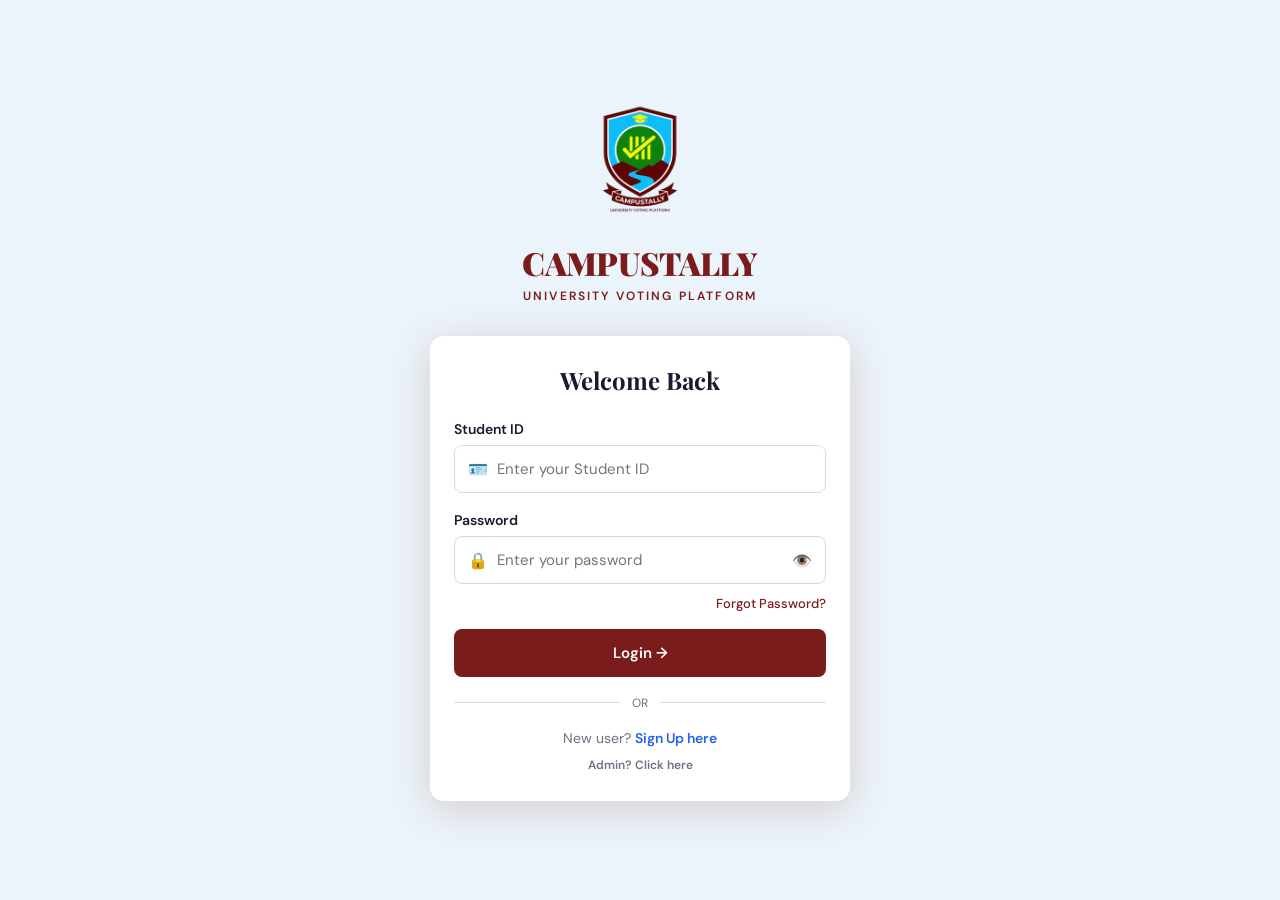
<file: client/index.html>
<!DOCTYPE html>
<html lang="en">
<head>
  <meta charset="UTF-8">
  <meta name="viewport" content="width=device-width, initial-scale=1.0">
  <title>CampusTally – Login</title>
  <link rel="stylesheet" href="./style/styles.css">
  <link rel="icon" href="./images/logo.png" type="image/png">
</head>
<body>
<div id="toast-container"></div>

<div class="auth-screen">
  <div class="auth-logo-area fade-in">
     <img class="logo-img" src="images/logo.png" alt="CampusTally Logo"> 
    <div class="auth-brand">CAMPUSTALLY</div>
    <div class="auth-brand-sub">University Voting Platform</div>
  </div>

  <div class="auth-card fade-in" style="animation-delay:.1s;">
    <div class="auth-card-title">Welcome Back</div>

    <div class="form-group">
      <label for="login-id">Student ID</label>
      <div class="input-wrap">
        <span class="icon">🪪</span>
        <input type="text" id="login-id" placeholder="Enter your Student ID">
      </div>
    </div>

    <div class="form-group">
      <label for="login-pw">Password</label>
      <div class="input-wrap">
        <span class="icon">🔒</span>
        <input type="password" id="login-pw" placeholder="Enter your password">
        <button class="eye" onclick="togglePw('login-pw', this)">👁️</button>
      </div>
    </div>

    <div class="forgot-link">
      <a onclick="toast('Password reset link sent to your registered email!', 'success')">Forgot Password?</a>
    </div>

    <button class="btn btn-primary" onclick="doLogin()">Login →</button>

    <div class="auth-divider">OR</div>
    <div class="auth-link">New user? <a href="./pages/user/register.html">Sign Up here</a></div>
    <div class="auth-link" style="margin-top:8px;">
      <a href="./pages/admin/admin-login.html" style="color:var(--text-muted);font-size:12px;">Admin? Click here</a>
    </div>
  </div>
</div>

<script src="./script/app.js"></script>
<script >
  // Auto-redirect if already logged in
  var user = getCurrentUser()
  if (user) window.location.href = 'pages/user/dashboard.html';

  async function doLogin() {
    var id = document.getElementById('login-id').value.trim();
    var pw = document.getElementById('login-pw').value.trim();
    if (!id || !pw) { toast('Please fill in all fields', 'error'); return; }
    var result = await loginUser(id, pw);
    if (!result.ok) { toast(result.error, 'error'); return; }
    toast('Login successful! Welcome back ' + result.user.name + ' 👋', 'success');
    setTimeout(function() { 
      window.location.href = 'pages/user/dashboard.html';
     }, 800);
  }

  document.addEventListener('keydown', function(e) { if (e.key === 'Enter') doLogin(); });
</script>
</body>
</html>
</file>
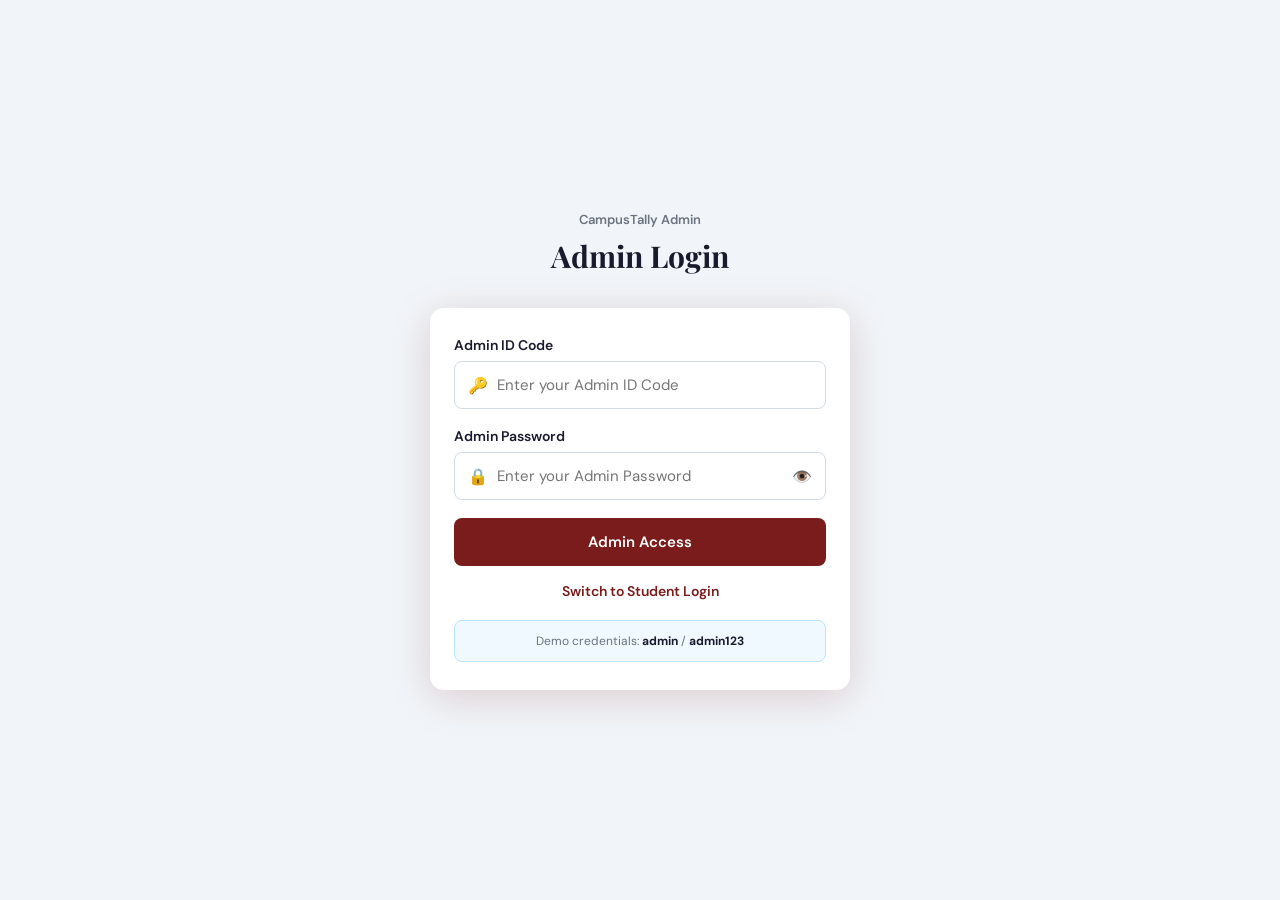
<file: client/pages/admin/admin-login.html>
<!DOCTYPE html>
<html lang="en">
<head>
  <meta charset="UTF-8">
  <meta name="viewport" content="width=device-width, initial-scale=1.0">
  <title>CampusTally – Admin Login</title>
    <link rel="stylesheet" href="../../style/styles.css">
  <link rel="icon" href="../../images/logo.png" type="image/png">

  <style>body { background: #f1f5f9; } .auth-screen { background: #f1f5f9; }</style>
</head>
<body>
<div id="toast-container"></div>

<div class="auth-screen">
  <div style="width:100%;max-width:420px;margin:0 auto;">
    <div style="text-align:center;margin-bottom:32px;" class="fade-in">
      <div style="font-size:13px;font-weight:600;color:var(--text-muted);">CampusTally Admin</div>
      <div style="font-family:'Playfair Display',serif;font-size:30px;font-weight:700;color:var(--text);margin-top:8px;">Admin Login</div>
    </div>

    <div class="auth-card fade-in" style="animation-delay:.1s;">
      <div class="form-group">
        <label for="admin-id">Admin ID Code</label>
        <div class="input-wrap">
          <span class="icon">🔑</span>
          <input type="text" id="admin-id" placeholder="Enter your Admin ID Code">
        </div>
      </div>

      <div class="form-group">
        <label for="admin-pw">Admin Password</label>
        <div class="input-wrap">
          <span class="icon">🔒</span>
          <input type="password" id="admin-pw" placeholder="Enter your Admin Password">
          <button class="eye" onclick="togglePw('admin-pw', this)">👁️</button>
        </div>
      </div>

      <button class="btn btn-primary" onclick="doAdminLogin()">Admin Access</button>
      <div class="auth-link" style="margin-top:16px;">
        <a href="../../index.html" style="color:var(--primary);font-weight:600;">Switch to Student Login</a>
      </div>
      <div style="margin-top:20px;padding:12px;background:#f0f9ff;border-radius:8px;font-size:12px;color:var(--text-muted);text-align:center;border:1px solid #bae6fd;">
        Demo credentials: <strong style="color:var(--text);">admin</strong> / <strong style="color:var(--text);">admin123</strong>
      </div>
    </div>
  </div>
</div>

<script src="../../script/app.js"></script>
<script>
  if (isAdmin()) window.location.href = './admin-dashboard.html';

 async function doAdminLogin() {
    var id = document.getElementById('admin-id').value.trim();
    var pw = document.getElementById('admin-pw').value.trim();
    if (!id || !pw) { toast('Please enter admin credentials', 'error'); return; }
    if (await adminLogin(id, pw)) {
      toast('Admin access granted ✅', 'success');
      setTimeout(function() { window.location.href = './admin-dashboard.html'; }, 800);
    } else {
      toast('Invalid credentials. Use admin / admin123', 'error');
    }
  }

  document.addEventListener('keydown', function(e) { if (e.key === 'Enter') doAdminLogin(); });
</script>
</body>
</html>
</file>
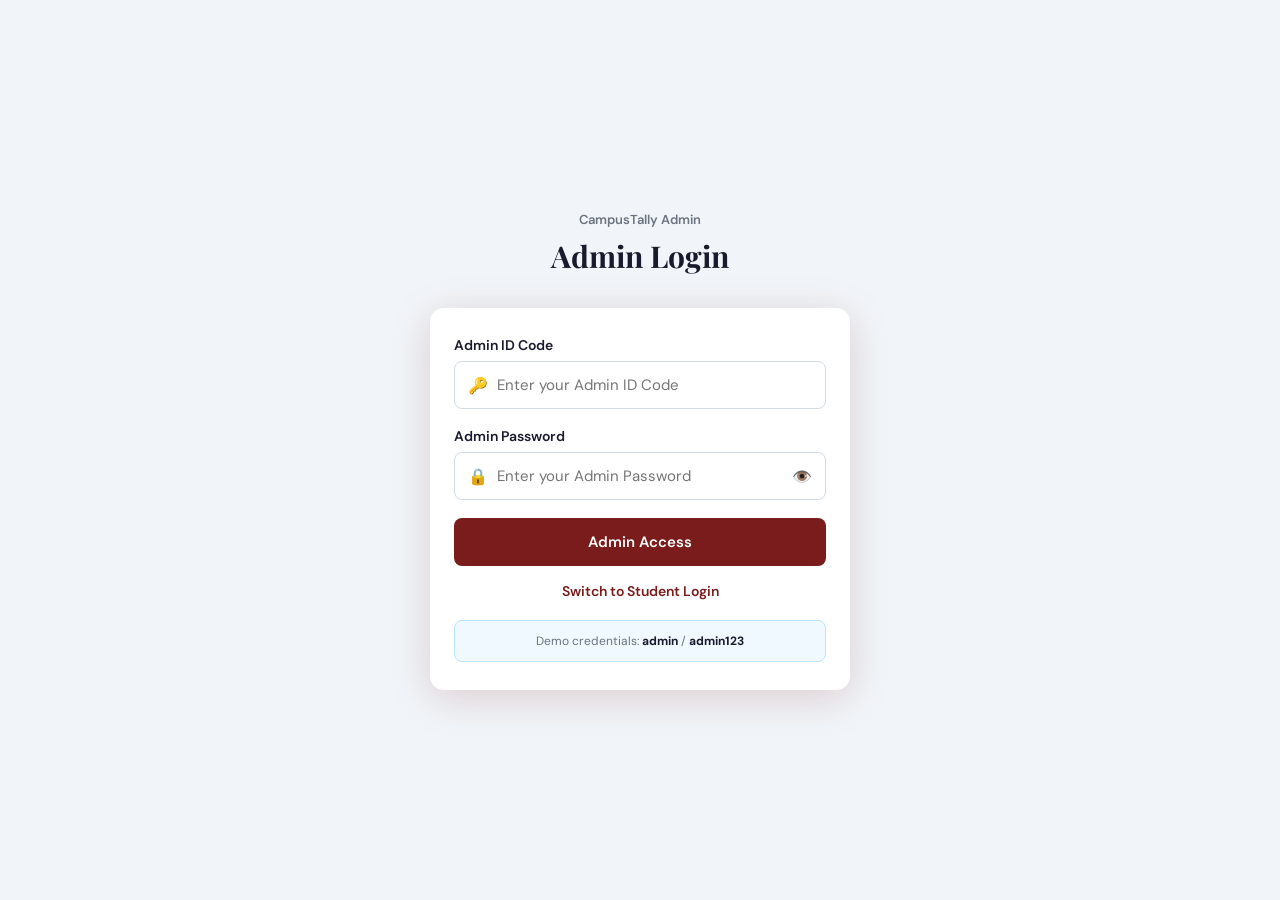
<file: client/pages/admin/create-election.html>
<!DOCTYPE html>
<html lang="en">
<head>
  <meta charset="UTF-8">
  <meta name="viewport" content="width=device-width, initial-scale=1.0">
  <title>CampusTally – Create Election</title>
    <link rel="stylesheet" href="../../style/styles.css">
  <link rel="icon" href="../../images/logo.png" type="image/png">

  <style>
    body { display:flex; flex-direction:column; min-height:100vh; }
    main { flex:1; padding:20px; padding-bottom:100px; max-width:600px; margin:0 auto; width:100%; }
    .pos-count { font-size:11px; color:var(--text-muted); background:var(--bg2); padding:2px 8px; border-radius:10px; margin-left:8px; }
    .section-sep { border:none; border-top:1px solid var(--border); margin:20px 0; }
  </style>
</head>
<body>
<div id="toast-container"></div>

<nav class="navbar">
  <div class="navbar-brand">
    <a href="./admin-dashboard.html" class="back-btn">←</a>
    <div style="margin-left:10px;font-size:17px;font-weight:700;" id="page-title">Create Election</div>
  </div>
</nav>

<main>
  <!-- Basic info -->
  <div class="form-group fade-in">
    <label>Election Title</label>
    <input type="text" class="no-icon" id="el-title" placeholder="e.g., School of Business Elections 2025">
  </div>

  <div class="form-group fade-in" style="animation-delay:.04s;">
    <label>Short Name <span style="font-weight:400;color:var(--text-muted);font-size:12px;">(shown on dashboard)</span></label>
    <input type="text" class="no-icon" id="el-short" placeholder="e.g., Business School">
  </div>

  <div class="form-group fade-in" style="animation-delay:.06s;">
    <label>Category</label>
    <select class="no-icon" id="el-category">
      <option value="">Select Category</option>
      <option>SRC Election</option>
      <option>NUGS Election</option>
      <option>Departmental</option>
      <option>Faculty / School</option>
      <option>Associations</option>
    </select>
  </div>

  <div class="form-group fade-in" style="animation-delay:.08s;">
    <label>Status</label>
    <select class="no-icon" id="el-status">
      <option value="draft">Draft (not visible to students)</option>
      <option value="upcoming">Upcoming</option>
      <option value="active">Active (Live)</option>
      <option value="closed">Closed</option>
    </select>
  </div>

  <div class="form-group fade-in" style="animation-delay:.10s;">
    <label>Start Date &amp; Time</label>
    <div class="date-row">
      <input type="date" id="el-start-date">
      <input type="time" id="el-start-time" value="08:00">
    </div>
  </div>

  <div class="form-group fade-in" style="animation-delay:.12s;">
    <label>End Date &amp; Time</label>
    <div class="date-row">
      <input type="date" id="el-end-date">
      <input type="time" id="el-end-time" value="18:00">
    </div>
  </div>

  <hr class="section-sep">

  <div style="display:flex;align-items:center;justify-content:space-between;margin-bottom:14px;" class="fade-in" style="animation-delay:.14s;">
    <div style="font-size:17px;font-weight:700;">Positions &amp; Candidates <span class="pos-count" id="pos-count">1</span></div>
  </div>

  <div id="positions-container" class="fade-in" style="animation-delay:.15s;"></div>

  <button class="add-position-btn" onclick="addPosition()">+ Add New Position Block</button>

  <button class="btn btn-primary fade-in" style="animation-delay:.2s;" onclick="saveElection()">
    💾 Create Election &amp; Save All
  </button>
</main>

<nav class="bottom-nav">
  <a href="./admin-dashboard.html" class="bnav-item"><span class="bnav-icon">⊞</span>Dashboard</a>
  <button class="bnav-item" onclick="toast('Settings')"><span class="bnav-icon">⚙️</span>Settings</button>
</nav>

<script src="../../script/app.js"></script>
<script>
  if (!isAdmin()) window.location.href = './admin-login.html';

  // ─── Check for edit mode ──────────────────────
  var editId       = new URLSearchParams(location.search).get('id');
  var editElection = editId ? getElectionById(editId) : null;

  if (editElection) {
    document.getElementById('page-title').textContent = 'Edit Election';
    document.getElementById('el-title').value       = editElection.title;
    document.getElementById('el-short').value       = editElection.shortName || '';
    document.getElementById('el-category').value   = editElection.category;
    document.getElementById('el-status').value     = editElection.status;
    document.getElementById('el-start-date').value = editElection.startDate;
    document.getElementById('el-start-time').value = editElection.startTime;
    document.getElementById('el-end-date').value   = editElection.endDate;
    document.getElementById('el-end-time').value   = editElection.endTime;
  }

  // ─── Candidate entry HTML ─────────────────────
  function candidateEntryHTML(c) {
    c = c || {};
    return '<div class="candidate-entry">' +
      '<button class="candidate-entry-close" onclick="this.closest(\'.candidate-entry\').remove();updateCount();">✕</button>' +
      '<div class="upload-box" onclick="toast(\'File upload available in full deployment\')">📎 Upload picture</div>' +
      '<input type="text" class="no-icon cand-name" placeholder="Candidate Name" style="margin-bottom:10px;" value="' + (c.name || '') + '">' +
      '<div class="candidate-entry-row">' +
        '<input type="text" class="no-icon cand-index" placeholder="Index Number" value="' + ((c.info && c.info.index) || '') + '">' +
        '<input type="text" class="no-icon cand-score" placeholder="Vetting Score" value="' + ((c.info && c.info.score) || '') + '">' +
      '</div>' +
      '<textarea class="no-icon cand-manifesto" placeholder="Manifesto Summary" rows="3">' + ((c.info && c.info.body) || '') + '</textarea>' +
    '</div>';
  }

  // ─── Position block HTML ──────────────────────
  function positionBlockHTML(pos) {
    pos = pos || {};
    var candsHtml = '';
    if (pos.candidates && pos.candidates.length > 0) {
      pos.candidates.forEach(function(c) { candsHtml += candidateEntryHTML(c); });
    } else {
      candsHtml = candidateEntryHTML();
    }
    return '<div class="position-block">' +
      '<div class="position-block-header">' +
        '<input type="text" class="no-icon position-input" placeholder="Position title (e.g. President)" value="' + (pos.title || '') + '">' +
        '<button class="del-pos-btn" onclick="this.closest(\'.position-block\').remove();updateCount();" title="Remove position">🗑️</button>' +
      '</div>' +
      '<div style="font-size:13px;font-weight:600;color:var(--text-muted);margin-bottom:10px;">Candidates</div>' +
      '<div class="candidates-container">' + candsHtml + '</div>' +
      '<button class="add-candidate-btn" onclick="addCandidate(this)">➕ Add Candidate</button>' +
    '</div>';
  }

  function addPosition() {
    var container = document.getElementById('positions-container');
    var div = document.createElement('div');
    div.innerHTML = positionBlockHTML();
    container.appendChild(div.firstElementChild);
    updateCount();
    container.lastElementChild.scrollIntoView({ behavior: 'smooth', block: 'start' });
  }

  function addCandidate(btn) {
    var container = btn.previousElementSibling;
    var div = document.createElement('div');
    div.innerHTML = candidateEntryHTML();
    container.appendChild(div.firstElementChild);
  }

  function updateCount() {
    document.getElementById('pos-count').textContent = document.querySelectorAll('.position-block').length;
  }

  function collectPositions() {
    var positions = [];
    document.querySelectorAll('.position-block').forEach(function(block) {
      var title = block.querySelector('.position-input').value.trim();
      if (!title) return;
      var candidates = [];
      block.querySelectorAll('.candidate-entry').forEach(function(entry) {
        var name  = entry.querySelector('.cand-name').value.trim();
        var score = entry.querySelector('.cand-score').value.trim();
        var body  = entry.querySelector('.cand-manifesto').value.trim();
        if (name) {
          candidates.push({ name: name, emoji: '👤', info: { role: title + ' Candidate', score: score || 'N/A', manifesto: name + '\'s Manifesto', body: body || 'Manifesto not provided.', policies: [] } });
        }
      });
      if (candidates.length > 0) positions.push({ title: title, candidates: candidates });
    });
    return positions;
  }

  function saveElection() {
    var title     = document.getElementById('el-title').value.trim();
    var shortName = document.getElementById('el-short').value.trim() || title;
    var category  = document.getElementById('el-category').value;
    var status    = document.getElementById('el-status').value;
    var startDate = document.getElementById('el-start-date').value;
    var startTime = document.getElementById('el-start-time').value;
    var endDate   = document.getElementById('el-end-date').value;
    var endTime   = document.getElementById('el-end-time').value;

    if (!title)     { toast('Please enter an election title', 'error'); return; }
    if (!category)  { toast('Please select a category', 'error'); return; }
    if (!startDate) { toast('Please set a start date', 'error'); return; }
    if (!endDate)   { toast('Please set an end date', 'error'); return; }

    var positions = collectPositions();
    if (positions.length === 0) { toast('Add at least one position with a candidate', 'error'); return; }

    var data = { title: title, shortName: shortName, category: category, status: status,
                 startDate: startDate, startTime: startTime, endDate: endDate, endTime: endTime,
                 positions: positions, seedVotes: [] };

    if (editElection) {
      updateElection(editId, data);
      toast('"' + title + '" updated successfully! ✅', 'success');
    } else {
      createElection(data);
      toast('"' + title + '" created with ' + positions.length + ' position(s)! 🎉', 'success');
    }

    setTimeout(function() { window.location.href = './admin-dashboard.html'; }, 900);
  }

  // ─── Init positions ───────────────────────────
  var container = document.getElementById('positions-container');
  if (editElection && editElection.positions.length > 0) {
    editElection.positions.forEach(function(pos) {
      var div = document.createElement('div');
      div.innerHTML = positionBlockHTML(pos);
      container.appendChild(div.firstElementChild);
    });
  } else {
    var div = document.createElement('div');
    div.innerHTML = positionBlockHTML({ title: 'President' });
    container.appendChild(div.firstElementChild);
  }
  updateCount();
</script>
</body>
</html>
</file>
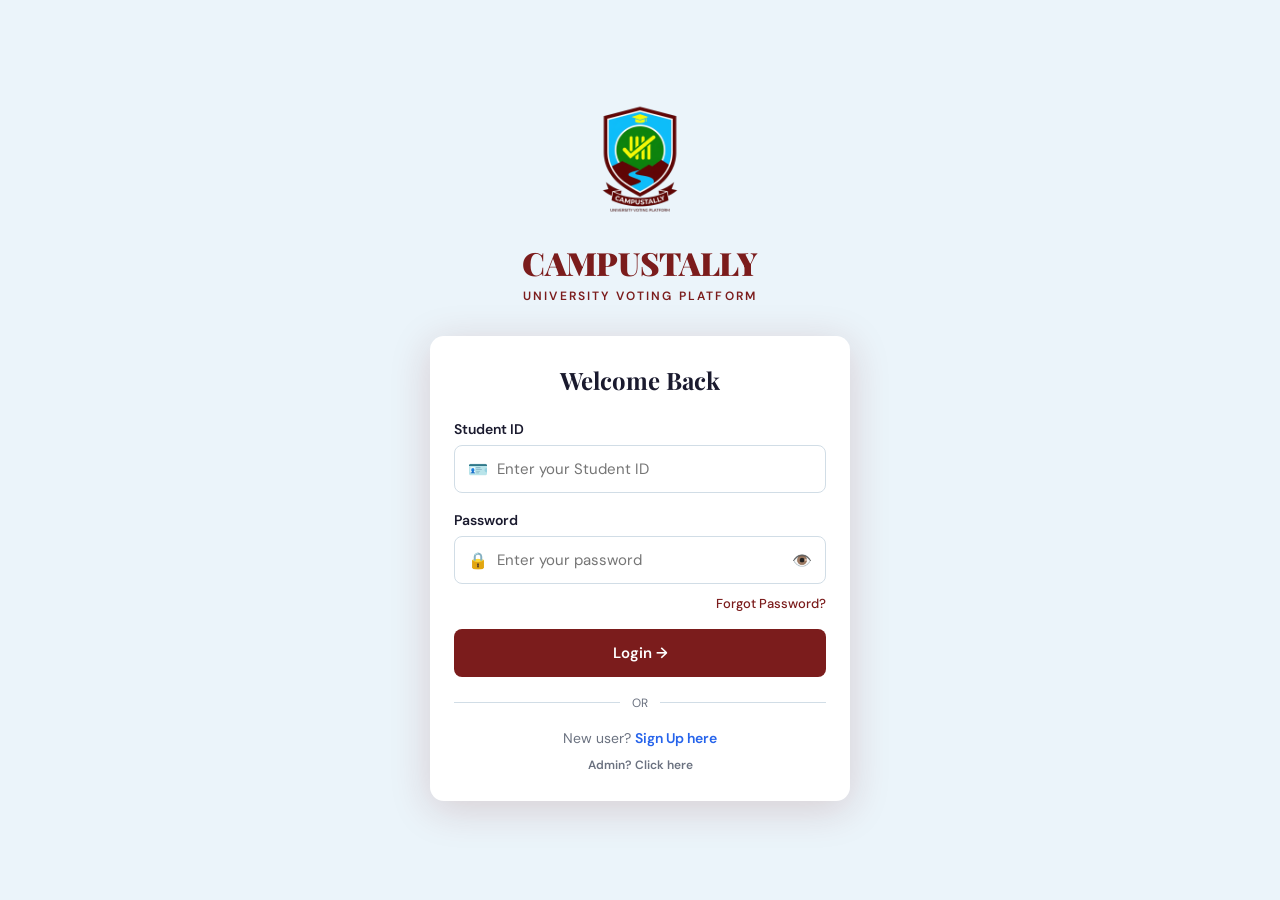
<file: client/pages/user/confirmation.html>
<!DOCTYPE html>
<html lang="en">
<head>
  <meta charset="UTF-8">
  <meta name="viewport" content="width=device-width, initial-scale=1.0">
  <title>CampusTally – Vote Confirmed</title>
   <link rel="stylesheet" href="../../style/styles.css">
  <link rel="icon" href="../../images/logo.png" type="image/png">

  <style>
    body { display:flex; flex-direction:column; min-height:100vh; background:#faf7f5; }
    .conf-topbar { display:flex; align-items:center; justify-content:space-between; padding:14px 20px; background:var(--white); border-bottom:1px solid var(--border); }
  </style>
</head>
<body>
<div id="toast-container"></div>

<div class="conf-topbar">
  <a href="./dashboard.html" style="font-size:20px;color:var(--text-muted);text-decoration:none;">✕</a>
  <div style="font-weight:700;font-size:16px;">Confirmation</div>
  <div style="width:24px;"></div>
</div>

<div class="confirmation-body fade-in">
  <div class="check-circle">✔️</div>
  <div class="confirmation-title">Vote Successfully<br>Cast!</div>

  <div class="confirmation-detail">
    <div class="detail-row">
      <div class="detail-label">Election</div>
      <div class="detail-value" id="conf-election">—</div>
    </div>
    <div class="detail-row">
      <div class="detail-label">Reference ID</div>
      <div class="detail-value" id="conf-ref">—</div>
    </div>
    <div class="detail-row">
      <div class="detail-label">Timestamp</div>
      <div class="detail-value" id="conf-time">—</div>
    </div>
    <div class="detail-row">
      <div class="detail-label">Voter</div>
      <div class="detail-value" id="conf-voter">—</div>
    </div>
  </div>

  <a href="./dashboard.html" class="btn btn-primary" style="margin-top:28px;max-width:360px;width:100%;">Back to Dashboard</a>
  <a href="./results.html"   style="display:block;text-align:center;margin-top:14px;font-size:14px;color:var(--primary);font-weight:600;text-decoration:none;">View Live Results →</a>
</div>

<script src="../../script/app.js"></script>
<script >
 

  var user = getCurrentUser();
  if (!user) window.location.href = '../../index.html';

  var ref      = sessionStorage.getItem('ct_conf_ref')  || ('CT-' + new Date().getFullYear() + '-' + String(Math.floor(1000 + Math.random() * 9000)));
  var ts       = parseInt(sessionStorage.getItem('ct_conf_time') || Date.now());
  var elName   = sessionStorage.getItem('ct_conf_name') || 'Election';

  document.getElementById('conf-election').textContent = elName;
  document.getElementById('conf-ref').textContent      = ref;
  document.getElementById('conf-time').textContent     = fmtTime(ts);
  document.getElementById('conf-voter').textContent    = user.name + ' (' + user.id + ')';

  // Log the overall vote activity (election-level)
  logActivity(user.id, { type: 'voted', electionName: elName, ref: ref, timestamp: ts });

  // Clear temp session data
  sessionStorage.removeItem('ct_conf_ref');
  sessionStorage.removeItem('ct_conf_time');
  sessionStorage.removeItem('ct_conf_name');
</script>
</body>
</html>
</file>
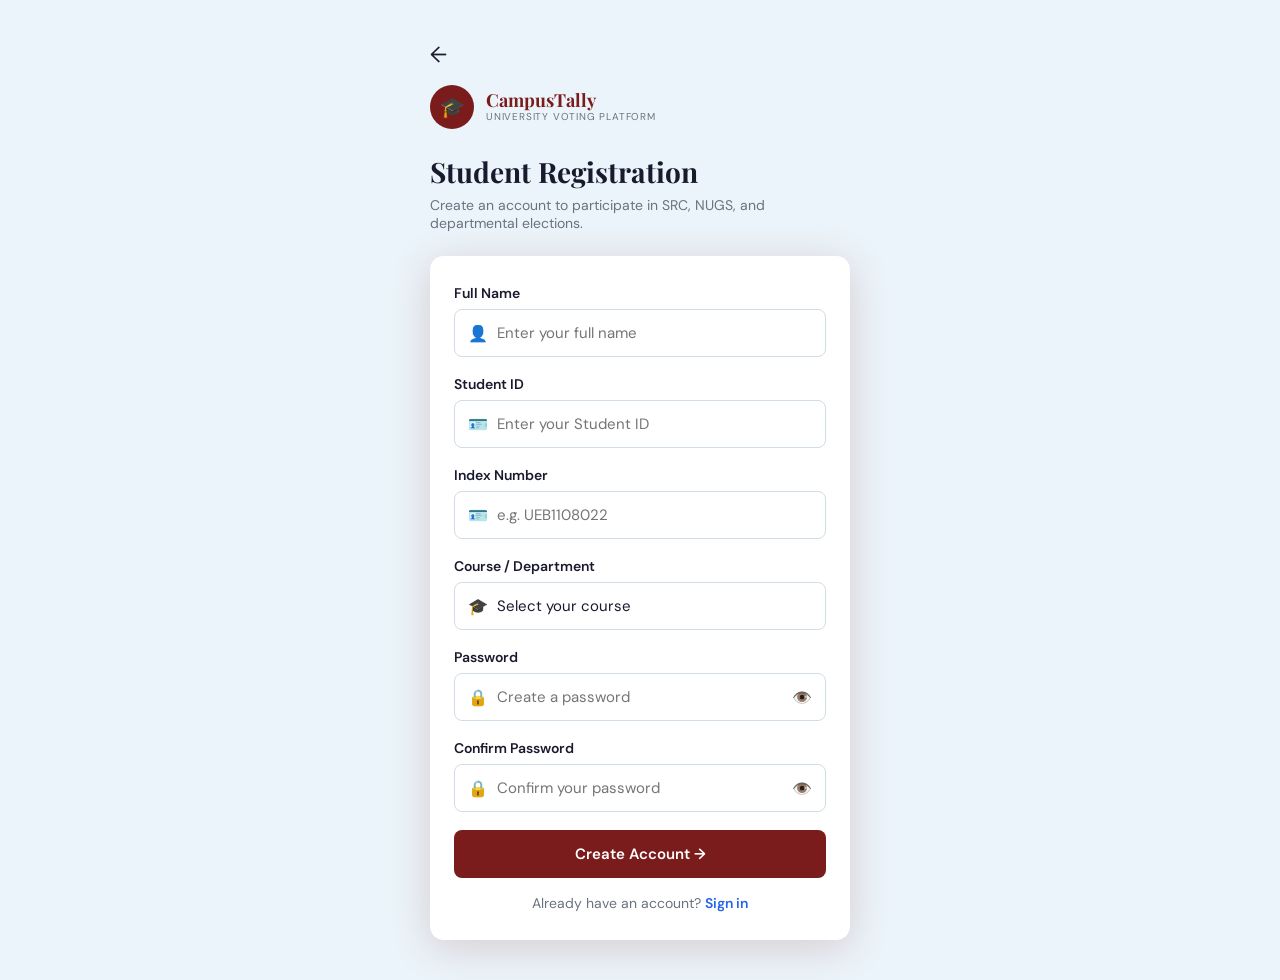
<file: client/pages/user/register.html>
<!DOCTYPE html>
<html lang="en">
<head>
  <meta charset="UTF-8">
  <meta name="viewport" content="width=device-width, initial-scale=1.0">
  <title>CampusTally – Register</title>
   <link rel="stylesheet" href="../../style/styles.css">
  <link rel="icon" href="../../images/logo.png" type="image/png">

</head>
<body>
<div id="toast-container"></div>

<div class="auth-screen" style="align-items:flex-start;padding-top:40px;">
  <div style="width:100%;max-width:420px;margin:0 auto;">
    <a href="../../index.html" class="back-btn" style="margin-bottom:16px;display:inline-flex;">←</a>

    <div style="display:flex;align-items:center;gap:12px;margin-bottom:24px;" class="fade-in">
      <div class="logo-sm"><span>🎓</span></div>
      <div>
        <div class="brand-name">CampusTally</div>
        <div class="brand-sub">University Voting Platform</div>
      </div>
    </div>

    <div class="fade-in" style="animation-delay:.05s;">
      <div style="font-family:'Playfair Display',serif;font-size:28px;font-weight:700;margin-bottom:6px;">Student Registration</div>
      <div style="font-size:14px;color:var(--text-muted);margin-bottom:24px;">Create an account to participate in SRC, NUGS, and departmental elections.</div>
    </div>

    <div class="auth-card fade-in" style="animation-delay:.1s;">
      <div class="form-group">
        <label for="reg-name">Full Name</label>
        <div class="input-wrap">
          <span class="icon">👤</span>
          <input type="text" id="reg-name" placeholder="Enter your full name">
        </div>
      </div>

      <div class="form-group">
        <label for="reg-id">Student ID</label>
        <div class="input-wrap">
          <span class="icon">🪪</span>
          <input type="text" id="reg-id" placeholder="Enter your Student ID">
        </div>
      </div>

      <div class="form-group">
        <label for="reg-index">Index Number</label>
        <div class="input-wrap">
          <span class="icon">🪪</span>
          <input type="text" id="reg-index" placeholder="e.g. UEB1108022">
        </div>
      </div>

      <div class="form-group">
        <label for="reg-course">Course / Department</label>
        <div class="input-wrap">
          <span class="icon">🎓</span>
          <select id="reg-course">
            <option value="">Select your course</option>
            <option>B.Sc. Computer Engineering</option>
            <option>B.Sc. Computer Science</option>
            <option>B.Sc. Electrical Engineering</option>
            <option>B.Sc. Mechanical Engineering</option>
            <option>B.Sc. Civil Engineering</option>
            <option>B.Sc. Business Administration</option>
            <option>B.Sc. Economics</option>
            <option>B.A. English</option>
            <option>B.Sc. Nursing</option>
            <option>B.Sc. Medicine &amp; Surgery</option>
          </select>
        </div>
      </div>

      <div class="form-group">
        <label for="reg-pw">Password</label>
        <div class="input-wrap">
          <span class="icon">🔒</span>
          <input type="password" id="reg-pw" placeholder="Create a password">
          <button class="eye" onclick="togglePw('reg-pw', this)">👁️</button>
        </div>
      </div>

      <div class="form-group">
        <label for="reg-pw2">Confirm Password</label>
        <div class="input-wrap">
          <span class="icon">🔒</span>
          <input type="password" id="reg-pw2" placeholder="Confirm your password">
          <button class="eye" onclick="togglePw('reg-pw2', this)">👁️</button>
        </div>
      </div>

      <button class="btn btn-primary" onclick="doRegister()">Create Account →</button>
      <div class="auth-link" style="margin-top:16px;">Already have an account? <a href="../../index.html">Sign in</a></div>
    </div>
  </div>
</div>

<script src="../../script/app.js"></script>
<script>
  // Auto-redirect if already logged in
  if (getCurrentUser()) window.location.href = './dashboard.html';

  async function doRegister() {
    var name   = document.getElementById('reg-name').value.trim();
    var id     = document.getElementById('reg-id').value.trim();
    var index  = document.getElementById('reg-index').value.trim();
    var course = document.getElementById('reg-course').value;
    var pw     = document.getElementById('reg-pw').value.trim();
    var pw2    = document.getElementById('reg-pw2').value.trim();

    if (!name || !id || !index || !course || !pw || !pw2) { toast('Please fill in all fields', 'error'); return; }
    if (pw !== pw2) { toast('Passwords do not match', 'error'); return; }

    var result = await registerUser({ name: name, id: id, index: index, course: course, password: pw });
    if (!result.ok) { toast(result.error, 'error'); return; }

    toast('Account created successfully! 🎉', 'success');
    setTimeout(function() { window.location.href = './dashboard.html'; }, 800);
  }
</script>
</body>
</html>
</file>
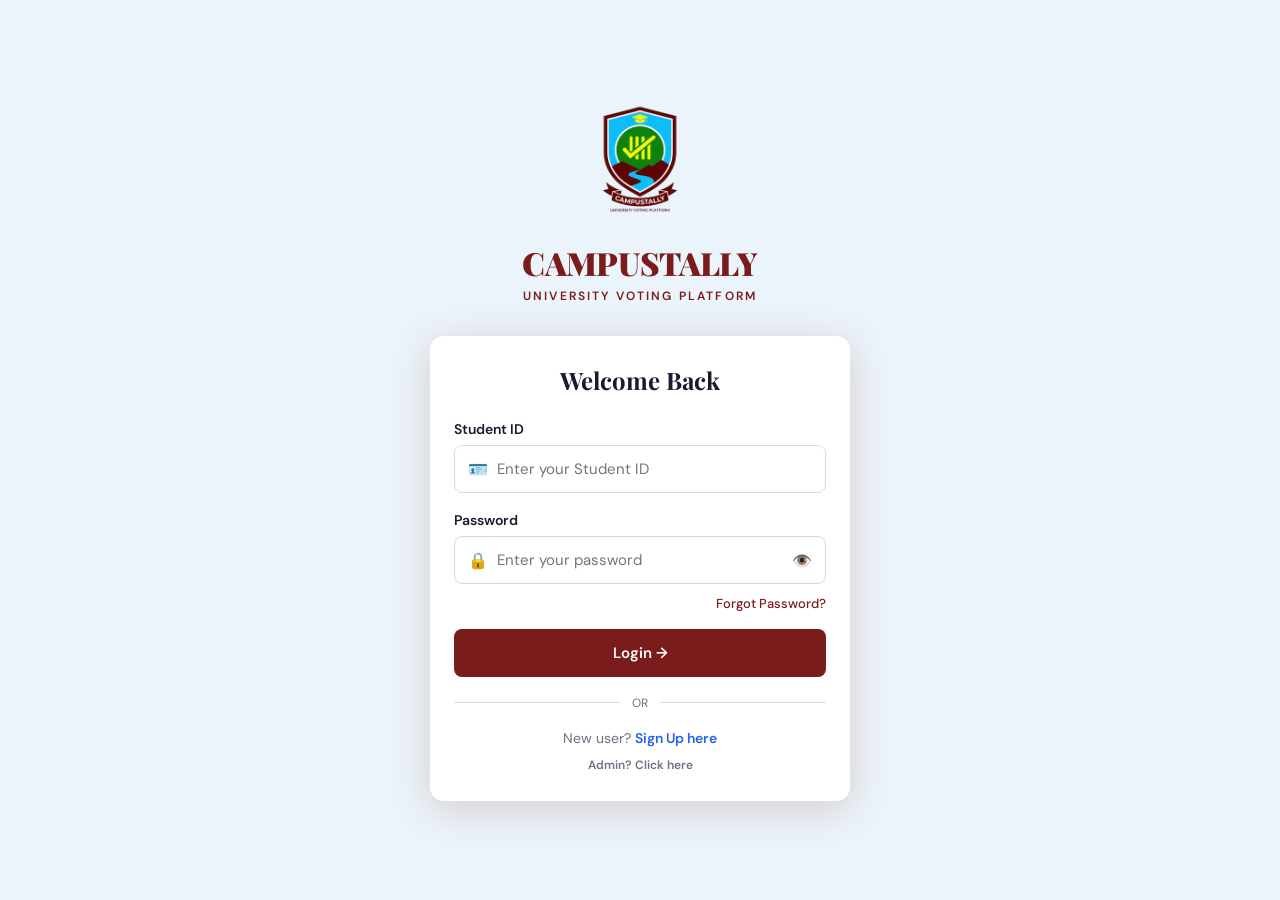
<file: client/pages/user/voting.html>
<!DOCTYPE html>
<html lang="en">
<head>
  <meta charset="UTF-8">
  <meta name="viewport" content="width=device-width, initial-scale=1.0">
  <title>CampusTally – Vote</title>
  <link rel="stylesheet" href="../../style/styles.css">
  <link rel="icon" href="../../images/logo.png" type="image/png">
    <link rel="shortcut icon" href="./images/logo.png" type="image/x-icon">
  <style>
    body { display:flex; flex-direction:column; min-height:100vh; background:#f0f2f5; }
    .skip-btn { width:100%; padding:14px; background:none; border:1.5px solid var(--border); border-radius:var(--radius-sm); color:var(--text-muted); font-size:14px; font-weight:600; cursor:pointer; font-family:'DM Sans',sans-serif; margin-top:10px; }
    .skip-btn:hover { background:#f9fafb; }
  </style>
</head>
<body>
<div id="toast-container"></div>

<!-- CANDIDATE INFO MODAL -->
<div class="modal-overlay hidden" id="candidate-modal">
  <div class="modal-sheet">
    <div class="modal-handle"></div>
    <button class="modal-close" onclick="closeModal()">✕</button>
    <div id="modal-content"></div>
    <button class="btn btn-primary" style="margin-top:16px;" onclick="closeModal()">← Back to Voting</button>
  </div>
</div>

<div class="vote-header">
  <button class="back-btn" onclick="prevPosition()">←</button>
  <div style="text-align:center;flex:1;">
    <div class="vote-header-title" id="position-title">Loading…</div>
  </div>
  <div class="vote-header-pos" id="position-num">—</div>
</div>
<div class="vote-progress-bar">
  <div class="vote-progress-fill" id="vote-progress" style="width:0%"></div>
</div>

<main style="flex:1;padding:20px;padding-bottom:30px;max-width:600px;margin:0 auto;width:100%;">
  <p id="vote-instruction" style="font-size:14px;color:var(--text-muted);margin-bottom:20px;"></p>
  <div id="candidates-list"></div>
  <button class="skip-btn" onclick="skipPosition()">Skip this position</button>
</main>

<script src="../../script/app.js"></script>
<script>
  // ─── Init ─────────────────────────────────────
  var user     = getCurrentUser();
  if (!user) window.location.href = '../../index.html';

  var params   = new URLSearchParams(location.search);
  var elId     = params.get('election') || 'src_2024';
  var election = getElectionById(elId);
  if (!election || election.status === 'upcoming' || election.status === 'draft') {
    window.location.href = './elections.html';
  }

  var posIndex = parseInt(sessionStorage.getItem('ct_pos_' + elId) || '0');

  // ─── Render ───────────────────────────────────
  function render() {
    var pos   = election.positions[posIndex];
    var total = election.positions.length;

    document.getElementById('position-title').textContent      = pos.title;
    document.getElementById('position-num').textContent        = 'Position ' + (posIndex + 1) + ' of ' + total;
    document.getElementById('vote-instruction').textContent    = 'Select one candidate for the position of ' + pos.title + '.';
    document.getElementById('vote-progress').style.width       = ((posIndex + 1) / total * 100) + '%';

    var chosen = getVoteForPosition(user.id, elId, posIndex);
    var list   = document.getElementById('candidates-list');
    list.innerHTML = '';

    pos.candidates.forEach(function(c, i) {
      var isSelected = chosen === i;
      var card = document.createElement('div');
      card.className = 'candidate-card' + (isSelected ? ' selected' : '') + ' fade-in';
      card.style.animationDelay = (i * 0.06) + 's';
      card.innerHTML =
        '<div class="candidate-avatar">' + (c.emoji || '👤') + '</div>' +
        '<div style="flex:1;">' +
          '<div class="candidate-name">' + c.name + '</div>' +
          '<button class="candidate-view" onclick="showInfo(' + i + ')">ℹ️ View Info</button>' +
        '</div>' +
        '<button class="btn-vote" onclick="vote(' + i + ')">' + (isSelected ? '✔ Voted' : 'Vote') + '</button>';
      list.appendChild(card);
    });
  }

  function vote(i) {
    castVote(user.id, elId, posIndex, i);
    var cName = election.positions[posIndex].candidates[i].name;
    toast('Voted for ' + cName + '! 🗳️', 'success');
    setTimeout(advance, 700);
  }

  function skipPosition() { advance(); }

  function advance() {
    if (posIndex < election.positions.length - 1) {
      posIndex++;
      sessionStorage.setItem('ct_pos_' + elId, posIndex);
      render();
      window.scrollTo(0, 0);
    } else {
      sessionStorage.removeItem('ct_pos_' + elId);
      // Save confirmation details
      var refId = 'CT-' + new Date().getFullYear() + '-' + String(Math.floor(1000 + Math.random() * 9000));
      sessionStorage.setItem('ct_conf_ref',   refId);
      sessionStorage.setItem('ct_conf_time',  Date.now().toString());
      sessionStorage.setItem('ct_conf_name',  election.shortName || election.title);
      window.location.href = './confirmation.html';
    }
  }

  function prevPosition() {
    if (posIndex > 0) {
      posIndex--;
      sessionStorage.setItem('ct_pos_' + elId, posIndex);
      render();
      window.scrollTo(0, 0);
    } else {
      window.location.href = './elections.html';
    }
  }

  // ─── Candidate Info Modal ─────────────────────
  function showInfo(i) {
    var c    = election.positions[posIndex].candidates[i];
    var info = c.info;
    var html =
      '<div class="candidate-info-card">' +
        '<div style="font-size:48px;margin-bottom:10px;">👤</div>' +
        '<div class="candidate-info-name">' + c.name + '</div>' +
        '<div class="candidate-info-label">' + info.role + '</div>' +
      '</div>' +
      '<div style="display:flex;gap:12px;margin-bottom:14px;">' +
        '<div class="candidate-info-card" style="flex:1;padding:14px;">' +
          '<div class="candidate-info-label">Position</div>' +
          '<div style="font-size:14px;font-weight:700;margin-top:4px;">' + election.positions[posIndex].title + '</div>' +
        '</div>' +
        '<div class="candidate-info-card" style="flex:1;padding:14px;">' +
          '<div class="candidate-info-label" style="color:var(--primary);">Vetting Score</div>' +
          '<div style="font-size:20px;font-weight:900;color:var(--primary);margin-top:4px;">' + info.score + '</div>' +
        '</div>' +
      '</div>' +
      '<div class="result-card">' +
        '<div class="manifesto-title">' + info.manifesto + '</div>' +
        '<div class="manifesto-body">' + info.body + '</div>' +
        '<div style="margin-top:16px;">' +
          info.policies.map(function(p, idx) {
            return '<div style="margin-bottom:12px;">' +
              '<div style="font-size:12px;font-weight:700;text-transform:uppercase;letter-spacing:.06em;color:var(--primary);">Key Policy Area ' + (idx + 1) + '</div>' +
              '<div style="font-size:14px;color:var(--text-muted);margin-top:4px;">' + p + '</div>' +
            '</div>';
          }).join('') +
        '</div>' +
      '</div>';
    document.getElementById('modal-content').innerHTML = html;
    document.getElementById('candidate-modal').classList.remove('hidden');
    document.body.style.overflow = 'hidden';
  }

  function closeModal() {
    document.getElementById('candidate-modal').classList.add('hidden');
    document.body.style.overflow = '';
  }

  document.getElementById('candidate-modal').addEventListener('click', function(e) {
    if (e.target === this) closeModal();
  });

  render();
</script>
</body>
</html>
</file>
<file: client/style/styles.css>
/* ═══════════════════════════════════════════
   CAMPUSTALLY — Shared Stylesheet
   ═══════════════════════════════════════════ */

@import url('https://fonts.googleapis.com/css2?family=Playfair+Display:wght@700;900&family=DM+Sans:wght@300;400;500;600;700&display=swap');

:root {
  --primary: #7B1C1C;
  --primary-dark: #5a1212;
  --primary-light: #9e2a2a;
  --accent: #FFD700;
  --bg: #EBF4FA;
  --bg2: #ddeef8;
  --white: #ffffff;
  --text: #1a1a2e;
  --text-muted: #6b7280;
  --border: #d1dde6;
  --success: #22c55e;
  --live-red: #ef4444;
  --upcoming: #f59e0b;
  --closed: #6b7280;
  --shadow: 0 4px 24px rgba(123,28,28,0.10);
  --shadow-lg: 0 8px 40px rgba(123,28,28,0.18);
  --radius: 14px;
  --radius-sm: 8px;
}

* { box-sizing: border-box; margin: 0; padding: 0; }

body {
  font-family: 'DM Sans', sans-serif;
  background: var(--bg);
  color: var(--text);
  min-height: 100vh;
  overflow-x: hidden;
}

/* ─── TOASTS ──────────────────────────────────── */
#toast-container {
  position: fixed; top: 20px; right: 20px; z-index: 9999;
  display: flex; flex-direction: column; gap: 10px;
}
.toast {
  background: var(--primary); color: #fff;
  padding: 12px 20px; border-radius: var(--radius-sm);
  font-size: 14px; font-weight: 500;
  box-shadow: var(--shadow-lg);
  animation: slideIn .3s ease;
  max-width: 300px;
}
.toast.success { background: #166534; }
.toast.error   { background: #991b1b; }
@keyframes slideIn {
  from { transform: translateX(120%); opacity: 0; }
  to   { transform: translateX(0);    opacity: 1; }
}

/* ─── BUTTONS ─────────────────────────────────── */
.btn {
  display: inline-flex; align-items: center; justify-content: center;
  gap: 8px; padding: 14px 24px;
  border: none; border-radius: var(--radius-sm);
  font-family: 'DM Sans', sans-serif;
  font-size: 15px; font-weight: 600;
  cursor: pointer; transition: all .2s ease;
  text-decoration: none; width: 100%;
}
.btn-primary { background: var(--primary); color: #fff; }
.btn-primary:hover { background: var(--primary-dark); transform: translateY(-1px); box-shadow: var(--shadow); }
.btn-outline { background: transparent; color: var(--primary); border: 2px solid var(--primary); }
.btn-outline:hover { background: var(--primary); color: #fff; }
.btn-ghost { background: #f3f4f6; color: var(--text-muted); }
.btn-ghost:hover { background: #e5e7eb; }
.btn-vote { background: var(--primary); color: #fff; padding: 9px 20px; font-size: 13px; font-weight: 700; border-radius: 8px; width: auto; border: none; cursor: pointer; }
.btn-vote:hover { background: var(--primary-dark); }

/* ─── INPUTS ──────────────────────────────────── */
.form-group { margin-bottom: 18px; }
.form-group label { display: block; font-size: 14px; font-weight: 600; margin-bottom: 7px; color: var(--text); }
.input-wrap { position: relative; }
.input-wrap .icon { position: absolute; left: 14px; top: 50%; transform: translateY(-50%); color: var(--text-muted); font-size: 16px; pointer-events: none; }
.input-wrap .eye  { position: absolute; right: 14px; top: 50%; transform: translateY(-50%); color: var(--text-muted); cursor: pointer; background: none; border: none; font-size: 16px; }
input[type=text], input[type=password], input[type=email], input[type=date], input[type=time], select, textarea {
  width: 100%; padding: 13px 14px 13px 42px;
  border: 1.5px solid var(--border); border-radius: var(--radius-sm);
  font-family: 'DM Sans', sans-serif; font-size: 15px;
  background: var(--white); color: var(--text);
  transition: border-color .2s; outline: none;
}
input[type=text]:focus, input[type=password]:focus,
input[type=email]:focus, input[type=date]:focus,
input[type=time]:focus, select:focus, textarea:focus {
  border-color: var(--primary);
}
input.no-icon, select.no-icon, input[type=date], input[type=time] { padding-left: 14px; }
textarea { padding-left: 14px; resize: vertical; min-height: 80px; }
select { appearance: none; }

/* ─── LOGO ────────────────────────────────────── */
.logo-img { width: 120px; }
.logo-img-dashboard { width: 32px; }
.logo-badge span { font-size: 32px; }

.logo-sm { width: 44px; height: 44px; border-radius: 50%; background: var(--primary); display:flex; align-items:center; justify-content:center; flex-shrink: 0; }
.logo-sm span { font-size: 20px; }

/* ─── NAVBAR ──────────────────────────────────── */
.navbar {
  background: var(--white); border-bottom: 1px solid var(--border);
  padding: 0 20px; height: 60px;
  display: flex; align-items: center; justify-content: space-between;
  position: sticky; top: 0; z-index: 100;
  box-shadow: 0 2px 12px rgba(0,0,0,0.06);
}
.navbar-brand { display: flex; align-items: center; gap: 10px; }
.brand-name { font-family: 'Playfair Display', serif; font-size: 18px; font-weight: 700; color: var(--primary); line-height: 1.1; }
.brand-sub  { font-size: 10px; color: var(--text-muted); text-transform: uppercase; letter-spacing: .08em; }
.navbar-actions { display: flex; align-items: center; gap: 12px; }
.icon-btn { background: none; border: none; cursor: pointer; color: var(--text-muted); font-size: 20px; padding: 4px; position: relative; }
.notif-dot { width: 8px; height: 8px; border-radius: 50%; background: var(--live-red); position: absolute; top: 2px; right: 2px; }

/* ─── BOTTOM NAV ──────────────────────────────── */
.bottom-nav {
  position: fixed; bottom: 0; left: 0; right: 0;
  background: var(--white); border-top: 1px solid var(--border);
  display: flex; z-index: 100;
  box-shadow: 0 -2px 12px rgba(0,0,0,0.07);
}
.bnav-item {
  flex: 1; display: flex; flex-direction: column; align-items: center;
  justify-content: center; padding: 10px 0; cursor: pointer;
  color: var(--text-muted); font-size: 11px; font-weight: 500;
  gap: 4px; border: none; background: none; transition: color .2s;
  text-decoration: none;
}
.bnav-item.active { color: var(--primary); }
.bnav-icon { font-size: 20px; display: block; }
.bnav-item.active .bnav-icon { font-size: 22px; }

/* ─── PAGE ────────────────────────────────────── */
.page-content { flex: 1; padding: 20px; padding-bottom: 84px; }
.page-header  { margin-bottom: 20px; }
.page-title   { font-family: 'Playfair Display', serif; font-size: 26px; font-weight: 700; }
.page-sub     { font-size: 14px; color: var(--text-muted); margin-top: 4px; }

/* ─── CARDS ───────────────────────────────────── */
.card { background: var(--white); border-radius: var(--radius); padding: 18px; box-shadow: var(--shadow); margin-bottom: 16px; }

/* ─── BADGES ──────────────────────────────────── */
.badge { display: inline-flex; align-items: center; gap: 5px; padding: 4px 10px; border-radius: 20px; font-size: 11px; font-weight: 700; text-transform: uppercase; letter-spacing: .06em; }
.badge-live     { background: #fee2e2; color: var(--live-red); }
.badge-live::before { content: '●'; font-size: 8px; animation: blink 1s infinite; }
@keyframes blink { 0%,100%{opacity:1} 50%{opacity:0} }
.badge-upcoming { background: #fef3c7; color: #b45309; }
.badge-closed   { background: #f3f4f6; color: var(--closed); }

/* ─── PROGRESS ────────────────────────────────── */
.progress-wrap { margin: 6px 0; }
.progress-label { display: flex; justify-content: space-between; margin-bottom: 5px; }
.progress-bar   { height: 8px; border-radius: 4px; background: #e5e7eb; overflow: hidden; }
.progress-fill  { height: 100%; border-radius: 4px; transition: width .6s ease; }
.fill-green { background: #22c55e; }
.fill-red   { background: var(--primary); }
.fill-blue  { background: #3b82f6; }

/* ─── SECTION HEADERS ─────────────────────────── */
.section-header { display: flex; align-items: center; gap: 10px; margin: 8px 0 14px; }
.section-icon   { font-size: 22px; }
.section-title  { font-family: 'Playfair Display', serif; font-size: 20px; font-weight: 700; }
.section-header-row { display: flex; justify-content: space-between; align-items: center; margin-bottom: 14px; }
.view-all { font-size: 13px; color: #3b82f6; font-weight: 600; cursor: pointer; }

/* ─── CANDIDATE CARD ──────────────────────────── */
.candidate-card {
  background: var(--white); border-radius: var(--radius-sm);
  padding: 14px 16px; margin-bottom: 12px;
  display: flex; align-items: center; gap: 14px;
  box-shadow: 0 2px 8px rgba(0,0,0,0.06);
  border: 1.5px solid transparent; transition: all .2s;
}
.candidate-card:hover { box-shadow: var(--shadow); border-color: var(--border); }
.candidate-card.selected { border-color: var(--primary); background: #fdf2f2; }
.candidate-avatar {
  width: 52px; height: 52px; border-radius: 50%;
  background: var(--bg2); display: flex; align-items: center;
  justify-content: center; font-size: 20px; flex-shrink: 0;
  border: 2px solid var(--border);
}
.candidate-name { font-size: 15px; font-weight: 700; }
.candidate-view { display: flex; align-items: center; gap: 4px; font-size: 12px; color: var(--primary); cursor: pointer; margin-top: 3px; font-weight: 500; background: none; border: none; padding: 0; font-family: 'DM Sans', sans-serif; }

/* ─── VOTE PROGRESS ───────────────────────────── */
.vote-progress-bar  { height: 4px; background: var(--bg2); }
.vote-progress-fill { height: 100%; background: var(--primary); transition: width .4s; }
.vote-header { display: flex; align-items: center; justify-content: space-between; padding: 14px 20px; background: var(--white); border-bottom: 1px solid var(--border); position: sticky; top: 0; z-index: 10; }
.vote-header-title { font-size: 17px; font-weight: 700; }
.vote-header-pos { font-size: 13px; color: var(--text-muted); }

/* ─── UPCOMING ITEM ───────────────────────────── */
.upcoming-item { background: var(--white); border-radius: var(--radius-sm); padding: 14px 16px; margin-bottom: 10px; display: flex; align-items: center; gap: 14px; box-shadow: 0 2px 8px rgba(0,0,0,0.05); }
.upcoming-icon { width: 44px; height: 44px; border-radius: 10px; background: var(--bg2); display:flex; align-items:center; justify-content:center; font-size:20px; flex-shrink:0; }
.upcoming-info { flex: 1; }
.upcoming-name { font-size: 14px; font-weight: 700; }
.upcoming-sub  { font-size: 12px; color: var(--text-muted); margin-top: 2px; }
.upcoming-timer { font-family: monospace; font-size: 13px; font-weight: 700; color: var(--text-muted); background: var(--bg2); padding: 6px 10px; border-radius: 6px; }

/* ─── RESULTS ─────────────────────────────────── */
.total-votes-card { background: var(--white); border-radius: var(--radius); padding: 20px; margin-bottom: 20px; border: 1.5px solid var(--border); }
.total-votes-label { font-size: 11px; text-transform: uppercase; letter-spacing: .1em; color: var(--text-muted); font-weight: 600; }
.total-votes-num   { font-family: 'Playfair Display', serif; font-size: 40px; font-weight: 900; color: var(--text); }
.total-votes-change { font-size: 13px; color: var(--success); font-weight: 600; margin-top: 4px; }
.result-card { background: var(--white); border-radius: var(--radius); padding: 18px; margin-bottom: 14px; border: 1.5px solid var(--border); }
.result-card-header { display: flex; justify-content: space-between; align-items: flex-start; margin-bottom: 4px; }
.result-card-title  { font-size: 16px; font-weight: 700; }
.result-votes-counted { font-size: 12px; color: var(--text-muted); margin-bottom: 14px; }
.result-candidate { margin-bottom: 12px; }
.result-candidate-name { font-size: 14px; font-weight: 700; color: var(--primary); display: flex; align-items: center; gap: 6px; }
.result-pct  { font-size: 13px; font-weight: 600; color: var(--text-muted); margin-top: 3px; }
.result-bar  { height: 8px; border-radius: 4px; background: #e5e7eb; overflow: hidden; margin-top: 5px; }
.result-bar-fill { height: 100%; border-radius: 4px; background: var(--primary); }

/* ─── PROFILE ─────────────────────────────────── */
.profile-header { background: linear-gradient(135deg, var(--primary), var(--primary-dark)); color: #fff; padding: 30px 20px; display: flex; flex-direction: column; align-items: center; }
.profile-avatar { width: 72px; height: 72px; border-radius: 50%; background: rgba(255,255,255,0.2); display: flex; align-items: center; justify-content: center; font-size: 30px; margin-bottom: 12px; border: 3px solid rgba(255,255,255,0.4); }
.profile-name   { font-family: 'Playfair Display', serif; font-size: 22px; font-weight: 700; }
.profile-id-text { font-size: 13px; opacity: .8; margin-top: 4px; }
.profile-field  { background: var(--white); border-radius: var(--radius-sm); padding: 14px 16px; margin-bottom: 10px; border: 1.5px solid var(--border); }
.profile-field-label { font-size: 10px; font-weight: 700; text-transform: uppercase; letter-spacing: .1em; color: var(--primary); margin-bottom: 4px; }
.profile-field-value { font-size: 15px; font-weight: 600; color: var(--text); }
.activity-item  { background: var(--white); border-radius: var(--radius-sm); padding: 12px 16px; margin-bottom: 10px; display: flex; align-items: center; gap: 12px; }
.activity-icon  { width: 38px; height: 38px; border-radius: 10px; background: #fef2f2; display: flex; align-items: center; justify-content: center; font-size: 18px; flex-shrink: 0; }
.activity-title { font-size: 14px; font-weight: 600; }
.activity-time  { font-size: 12px; color: var(--text-muted); margin-top: 2px; }

/* ─── ADMIN ───────────────────────────────────── */
.admin-header { background: linear-gradient(135deg, var(--primary), var(--primary-dark)); color: #fff; padding: 20px; }
.admin-header-title { font-family: 'Playfair Display', serif; font-size: 22px; font-weight: 700; }
.admin-header-sub   { font-size: 13px; opacity: .8; margin-top: 2px; }
.quick-actions { display: grid; grid-template-columns: 1fr 1fr; gap: 14px; margin-bottom: 24px; }
.quick-card { background: var(--white); border-radius: var(--radius); padding: 20px; display: flex; flex-direction: column; align-items: center; gap: 10px; cursor: pointer; box-shadow: var(--shadow); transition: all .2s; border: none; text-align: center; font-family: 'DM Sans', sans-serif; }
.quick-card:hover { box-shadow: var(--shadow-lg); transform: translateY(-2px); }
.quick-card-icon  { font-size: 28px; }
.quick-card-label { font-size: 13px; font-weight: 600; color: var(--text); }
.election-admin-item { background: var(--white); border-radius: var(--radius-sm); padding: 14px 16px; margin-bottom: 10px; display: flex; align-items: center; gap: 12px; box-shadow: 0 2px 8px rgba(0,0,0,0.05); }
.election-admin-icon { width: 44px; height: 44px; border-radius: 10px; display:flex; align-items:center; justify-content:center; font-size:20px; flex-shrink: 0; }
.election-admin-info { flex: 1; }
.election-admin-name { font-size: 14px; font-weight: 700; }
.election-admin-status { font-size: 12px; color: var(--text-muted); margin-top: 2px; display: flex; align-items: center; gap: 5px; }
.election-admin-actions { display: flex; gap: 8px; }
.action-icon-btn { width: 32px; height: 32px; border: none; border-radius: 6px; cursor: pointer; display: flex; align-items: center; justify-content: center; font-size: 15px; }
.action-icon-btn.edit { background: #eff6ff; color: #3b82f6; }
.action-icon-btn.del  { background: #fef2f2; color: var(--live-red); }

/* ─── CREATE ELECTION ─────────────────────────── */
.date-row { display: grid; grid-template-columns: 1fr 1fr; gap: 12px; }
.position-block { border: 1.5px solid var(--primary); border-radius: var(--radius); padding: 16px; margin-bottom: 14px; }
.position-block-header { display: flex; gap: 10px; margin-bottom: 12px; }
.position-input { flex: 1; }
.del-pos-btn { width: 40px; height: 40px; background: #fef2f2; color: var(--live-red); border: none; border-radius: 8px; cursor: pointer; font-size: 16px; display: flex; align-items: center; justify-content: center; flex-shrink: 0; }
.candidate-entry { background: var(--bg); border-radius: 8px; padding: 14px; margin-bottom: 10px; position: relative; }
.candidate-entry-close { position: absolute; top: 8px; right: 8px; width: 22px; height: 22px; border-radius: 50%; border: none; background: #fca5a5; color: #fff; cursor: pointer; font-size: 12px; display: flex; align-items: center; justify-content: center; }
.candidate-entry-row { display: grid; grid-template-columns: 1fr 1fr; gap: 10px; margin-bottom: 10px; }
.add-candidate-btn { color: var(--primary); background: none; border: none; cursor: pointer; font-size: 14px; font-weight: 600; display: flex; align-items: center; gap: 5px; padding: 6px 0; font-family: 'DM Sans', sans-serif; }
.add-position-btn { border: 2px dashed var(--primary); background: none; border-radius: var(--radius-sm); padding: 14px; width: 100%; cursor: pointer; color: var(--primary); font-size: 14px; font-weight: 600; margin-bottom: 20px; display: flex; align-items: center; justify-content: center; gap: 8px; font-family: 'DM Sans', sans-serif; }
.upload-box { border: 1.5px dashed var(--border); border-radius: 8px; padding: 16px; text-align: center; cursor: pointer; color: var(--text-muted); font-size: 13px; background: var(--white); margin-bottom: 10px; }
.upload-box:hover { border-color: var(--primary); color: var(--primary); }

/* ─── AUTH ────────────────────────────────────── */
.auth-screen { min-height: 100vh; display: flex; flex-direction: column; align-items: center; justify-content: center; padding: 30px 20px; background: var(--bg); }
.auth-logo-area { text-align: center; margin-bottom: 32px; }
.auth-brand { font-family: 'Playfair Display', serif; font-size: 32px; font-weight: 900; color: var(--primary); letter-spacing: -.01em; margin-top: 16px; }
.auth-brand-sub { font-size: 12px; text-transform: uppercase; letter-spacing: .18em; color: var(--primary); font-weight: 600; margin-top: 4px; }
.auth-card { background: var(--white); border-radius: var(--radius); padding: 28px 24px; box-shadow: var(--shadow-lg); width: 100%; max-width: 420px; }
.auth-card-title { font-family: 'Playfair Display', serif; font-size: 24px; font-weight: 700; text-align: center; margin-bottom: 24px; }
.forgot-link { text-align: right; margin-top: -10px; margin-bottom: 16px; }
.forgot-link a { color: var(--primary); font-size: 13px; font-weight: 500; cursor: pointer; text-decoration: none; }
.auth-divider { display: flex; align-items: center; gap: 12px; margin: 18px 0; color: var(--text-muted); font-size: 12px; }
.auth-divider::before, .auth-divider::after { content: ''; flex: 1; height: 1px; background: var(--border); }
.auth-link { text-align: center; font-size: 14px; color: var(--text-muted); margin-top: 12px; }
.auth-link a { color: #2563eb; font-weight: 600; cursor: pointer; text-decoration: none; }

/* ─── MODAL ───────────────────────────────────── */
.modal-overlay { position: fixed; inset: 0; background: rgba(0,0,0,0.5); z-index: 200; display: flex; align-items: flex-end; justify-content: center; }
.modal-overlay.hidden { display: none; }
.modal-sheet { background: var(--white); border-radius: var(--radius) var(--radius) 0 0; padding: 24px; width: 100%; max-width: 520px; max-height: 90vh; overflow-y: auto; animation: slideUp .3s ease; }
@keyframes slideUp { from { transform: translateY(100%); } to { transform: translateY(0); } }
.modal-handle { width: 40px; height: 4px; background: var(--border); border-radius: 2px; margin: 0 auto 20px; }
.modal-close { float: right; background: none; border: none; font-size: 20px; cursor: pointer; color: var(--text-muted); }

/* ─── CONFIRMATION ────────────────────────────── */
.confirmation-body { flex: 1; display: flex; flex-direction: column; align-items: center; justify-content: center; padding: 40px 24px; background: #faf7f5; }
.check-circle { width: 90px; height: 90px; border-radius: 50%; background: var(--primary); display: flex; align-items: center; justify-content: center; font-size: 40px; box-shadow: 0 0 0 20px rgba(123,28,28,0.1); margin-bottom: 30px; }
.confirmation-title { font-family: 'Playfair Display', serif; font-size: 30px; font-weight: 900; color: var(--primary); text-align: center; margin-bottom: 28px; }
.confirmation-detail { background: var(--white); border: 1.5px solid var(--border); border-radius: var(--radius); padding: 20px; width: 100%; max-width: 360px; }
.detail-row { padding: 14px 0; border-bottom: 1px solid var(--border); }
.detail-row:last-child { border-bottom: none; }
.detail-label { font-size: 10px; font-weight: 700; text-transform: uppercase; letter-spacing: .1em; color: var(--text-muted); margin-bottom: 6px; }
.detail-value { font-size: 17px; font-weight: 700; color: var(--text); }

/* ─── BACK BUTTON ─────────────────────────────── */
.back-btn { background: none; border: none; cursor: pointer; font-size: 22px; color: var(--text); padding: 0; text-decoration: none; display: inline-flex; align-items: center; }

/* ─── ELECTIONS PAGE ──────────────────────────── */
.elections-page-item { background: var(--white); border-radius: var(--radius); padding: 18px; margin-bottom: 14px; box-shadow: var(--shadow); }
.elections-page-item-header { display: flex; justify-content: space-between; align-items: center; margin-bottom: 6px; }
.elections-page-item-name { font-size: 18px; font-weight: 700; }
.elections-page-item-positions { display: flex; align-items: center; gap: 5px; color: var(--text-muted); font-size: 13px; margin-bottom: 14px; }

/* ─── CANDIDATE INFO ──────────────────────────── */
.candidate-info-card { border: 2px solid var(--primary); border-radius: var(--radius); padding: 18px; text-align: center; margin-bottom: 14px; background: #fdf9f9; }
.candidate-info-name  { font-family: 'Playfair Display', serif; font-size: 20px; font-weight: 700; }
.candidate-info-label { font-size: 11px; color: var(--primary); text-transform: uppercase; letter-spacing: .08em; font-weight: 700; margin-top: 4px; }
.manifesto-title { font-size: 15px; font-weight: 700; margin-bottom: 10px; }
.manifesto-body  { color: var(--text-muted); font-size: 14px; line-height: 1.6; }

/* ─── ANIMATIONS ──────────────────────────────── */
.fade-in { animation: fadeIn .35s ease both; }
@keyframes fadeIn { from { opacity: 0; transform: translateY(12px); } to { opacity: 1; transform: translateY(0); } }

/* ─── RESPONSIVE ──────────────────────────────── */
@media (min-width: 500px) {
  .auth-screen { padding: 40px 30px; }
  .page-content { max-width: 600px; margin: 0 auto; }
}
@media (min-width: 768px) {
  .quick-actions { grid-template-columns: repeat(4, 1fr); }
  .bottom-nav {
    max-width: 600px; left: 50%; transform: translateX(-50%);
    border-radius: var(--radius) var(--radius) 0 0;
  }
}
@media (max-width: 340px) {
  .auth-brand { font-size: 26px; }
  .page-title  { font-size: 22px; }
}
</file>
